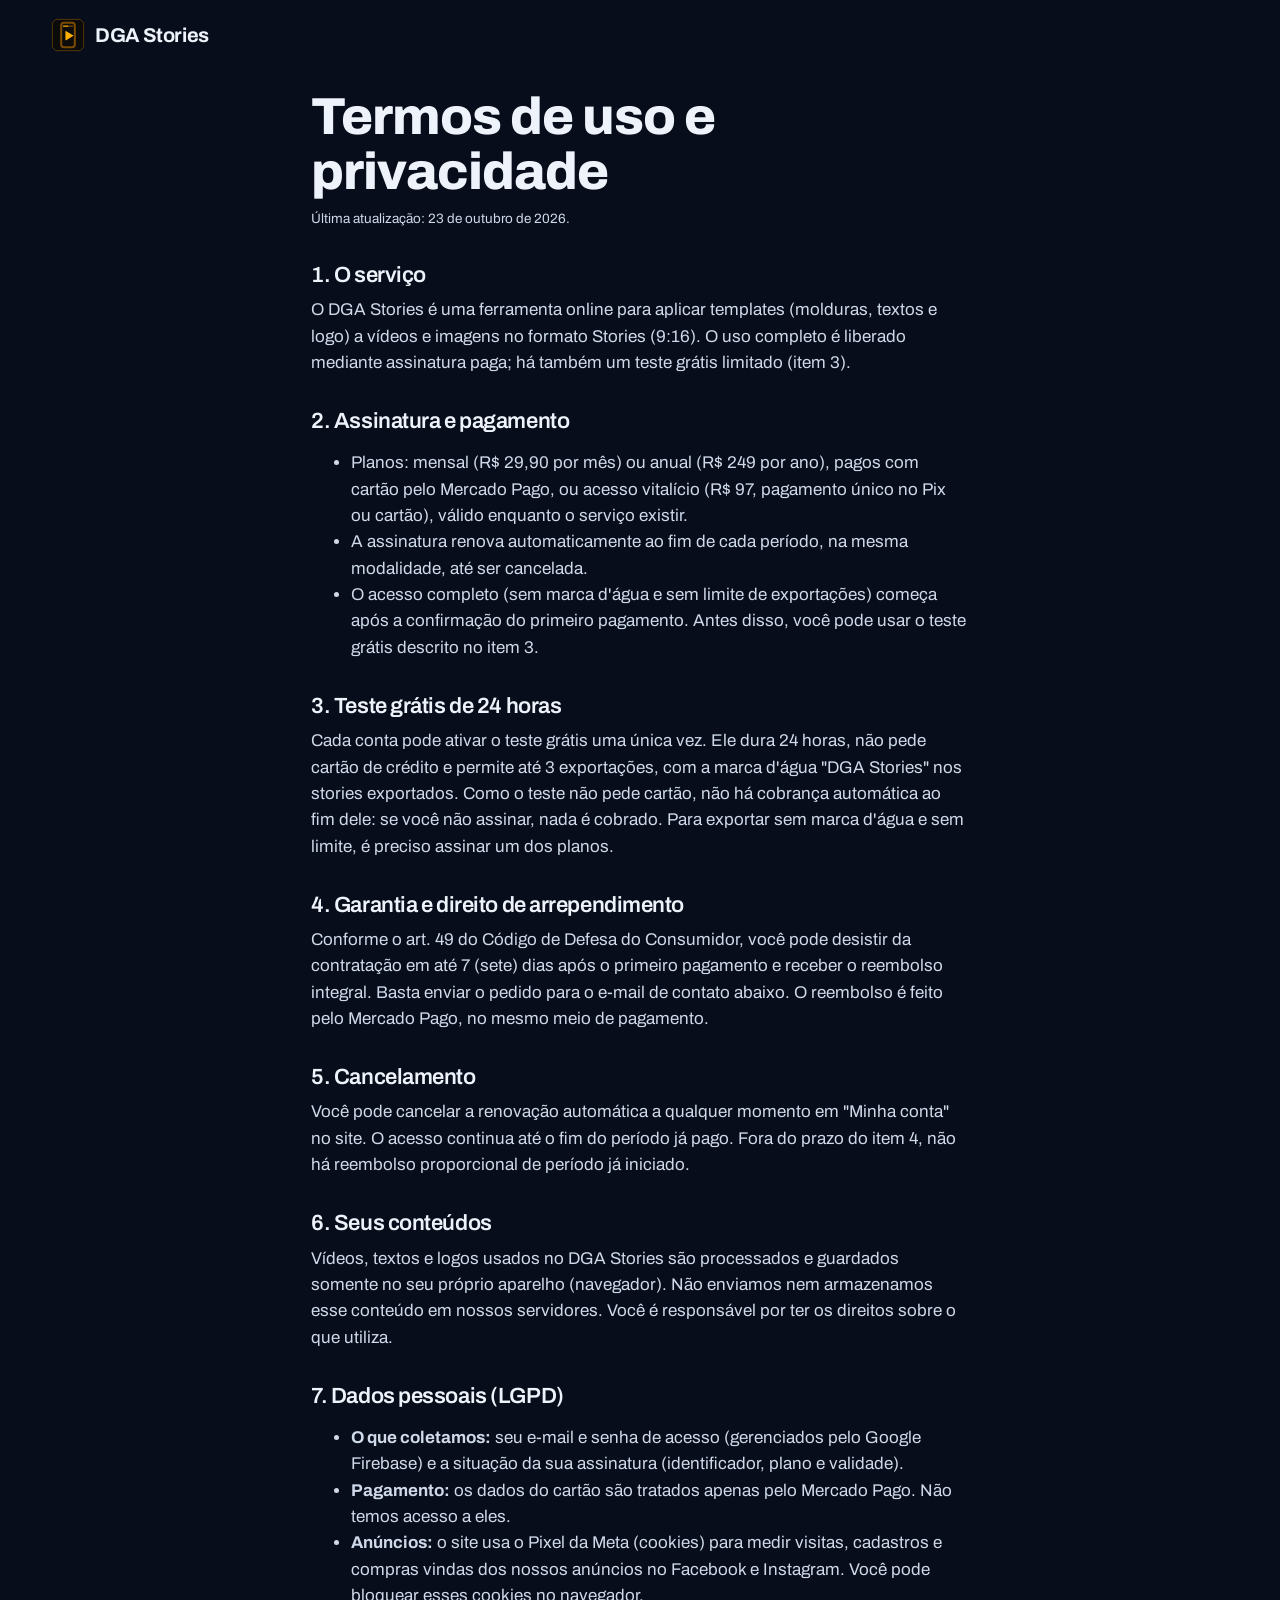
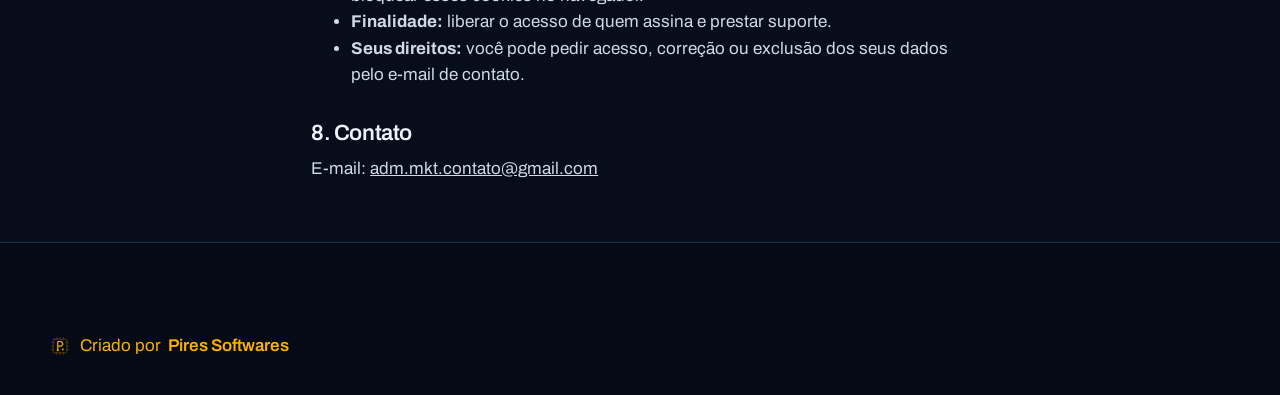
<file: termos.html>
<!DOCTYPE html>
<html lang="pt-BR">
<head>
<meta charset="UTF-8">
<meta name="viewport" content="width=device-width, initial-scale=1.0">
<title>Termos de uso e privacidade — DGA Stories</title>
<link rel="icon" href="app/icon.svg" type="image/svg+xml">
<link rel="preconnect" href="https://fonts.googleapis.com">
<link href="https://fonts.googleapis.com/css2?family=Archivo:wght@400;600;800&display=swap" rel="stylesheet">
<link rel="stylesheet" href="site.css">
</head>
<body class="termos">
<header class="top">
  <a class="logo" href="./"><img src="app/icon.svg" alt="" width="34" height="34"><b>DGA Stories</b></a>
</header>
<main class="doc">
  <h1>Termos de uso e privacidade</h1>
  <p class="fine">Última atualização: 23 de outubro de 2026.</p>

  <h2>1. O serviço</h2>
  <p>O DGA Stories é uma ferramenta online para aplicar templates (molduras, textos e logo) a vídeos e imagens no formato Stories (9:16). O uso completo é liberado mediante assinatura paga; há também um teste grátis limitado (item 3).</p>

  <h2>2. Assinatura e pagamento</h2>
  <ul>
    <li>Planos: mensal (R$ 29,90 por mês) ou anual (R$ 249 por ano), pagos com cartão pelo Mercado Pago, ou acesso vitalício (R$ 97, pagamento único no Pix ou cartão), válido enquanto o serviço existir.</li>
    <li>A assinatura renova automaticamente ao fim de cada período, na mesma modalidade, até ser cancelada.</li>
    <li>O acesso completo (sem marca d'água e sem limite de exportações) começa após a confirmação do primeiro pagamento. Antes disso, você pode usar o teste grátis descrito no item 3.</li>
  </ul>

  <h2>3. Teste grátis de 24 horas</h2>
  <p>Cada conta pode ativar o teste grátis uma única vez. Ele dura 24 horas, não pede cartão de crédito e permite até 3 exportações, com a marca d'água "DGA Stories" nos stories exportados. Como o teste não pede cartão, não há cobrança automática ao fim dele: se você não assinar, nada é cobrado. Para exportar sem marca d'água e sem limite, é preciso assinar um dos planos.</p>

  <h2>4. Garantia e direito de arrependimento</h2>
  <p>Conforme o art. 49 do Código de Defesa do Consumidor, você pode desistir da contratação em até 7 (sete) dias após o primeiro pagamento e receber o reembolso integral. Basta enviar o pedido para o e-mail de contato abaixo. O reembolso é feito pelo Mercado Pago, no mesmo meio de pagamento.</p>

  <h2>5. Cancelamento</h2>
  <p>Você pode cancelar a renovação automática a qualquer momento em "Minha conta" no site. O acesso continua até o fim do período já pago. Fora do prazo do item 4, não há reembolso proporcional de período já iniciado.</p>

  <h2>6. Seus conteúdos</h2>
  <p>Vídeos, textos e logos usados no DGA Stories são processados e guardados somente no seu próprio aparelho (navegador). Não enviamos nem armazenamos esse conteúdo em nossos servidores. Você é responsável por ter os direitos sobre o que utiliza.</p>

  <h2>7. Dados pessoais (LGPD)</h2>
  <ul>
    <li><b>O que coletamos:</b> seu e-mail e senha de acesso (gerenciados pelo Google Firebase) e a situação da sua assinatura (identificador, plano e validade).</li>
    <li><b>Pagamento:</b> os dados do cartão são tratados apenas pelo Mercado Pago. Não temos acesso a eles.</li>
    <li><b>Anúncios:</b> o site usa o Pixel da Meta (cookies) para medir visitas, cadastros e compras vindas dos nossos anúncios no Facebook e Instagram. Você pode bloquear esses cookies no navegador.</li>
    <li><b>Finalidade:</b> liberar o acesso de quem assina e prestar suporte.</li>
    <li><b>Seus direitos:</b> você pode pedir acesso, correção ou exclusão dos seus dados pelo e-mail de contato.</li>
  </ul>

  <h2>8. Contato</h2>
  <p>E-mail: <a href="mailto:adm.mkt.contato@gmail.com">adm.mkt.contato@gmail.com</a></p>
</main>
<footer class="foot">
  <span class="madeby" style="color:#FFB000"><svg viewBox="0 0 100 100" width="18" height="18" aria-hidden="true" style="vertical-align:-2px;margin-right:4px"><g stroke="#7A4B00" stroke-width="4" stroke-linecap="round" fill="none"><path d="M30 4V12M30 88V96M4 30H12M88 30H96M50 4V12M50 88V96M4 50H12M88 50H96M70 4V12M70 88V96M4 70H12M88 70H96"/><rect x="12" y="12" width="76" height="76" rx="8"/></g><g transform="translate(13 12) scale(.72)"><path d="M34 86V18H60L72 30V42L60 54H34" fill="none" stroke="#FFB000" stroke-width="9" stroke-linejoin="round" stroke-linecap="round"/><circle cx="34" cy="86" r="8" fill="#FFB000"/></g><rect x="62" y="64" width="8" height="10" fill="#FFB000"/></svg>Criado por <b style="color:#FFB000">Pires Softwares</b></span>
</footer>
</body>
</html>
</file>
<file: site.css>
:root{
  --bg:#070d1a;
  --night:#050a14;
  --panel:#0d1628;
  --stage:#0d1a33;
  --card:#132038;
  --line:#1f2e4a;
  --text:#eef3fb;
  --muted:#9aa8c0;
  --accent:#0a6fd6;
  --accent-press:#085cb3;
  --accent-text:#5aa9ff;
  --ease:cubic-bezier(.2,.8,.2,1);
  --m:clamp(16px,4vw,56px);
}
*{box-sizing:border-box;}
html{scroll-behavior:smooth;}
body{margin:0;background:var(--bg);color:var(--text);font:400 17px/1.55 'Archivo',system-ui,sans-serif;-webkit-font-smoothing:antialiased;overflow-x:hidden;}
img{display:block;max-width:100%;height:auto;}
a{color:inherit;}
h1,h2,h3,p{margin:0;}
h1,h2,h3{line-height:1.05;letter-spacing:-.02em;}
[hidden]{display:none !important;}
:focus-visible{outline:3px solid var(--accent-text);outline-offset:3px;}
::selection{background:var(--accent);color:#fff;}
section{padding:clamp(56px,9vw,120px) var(--m);}
section>h2,.col>h2{font-size:clamp(30px,5vw,56px);font-weight:600;margin-bottom:32px;max-width:18em;}
.eyebrow{color:var(--accent-text);font-weight:600;font-size:13px;letter-spacing:.08em;text-transform:uppercase;margin-bottom:14px;}
.fine{font-size:13.5px;color:var(--muted);}
.fine a{color:var(--accent-text);}
.center{text-align:center;margin-top:24px;}
.sub{color:var(--muted);margin:-14px 0 28px;max-width:40em;}

/* botões: pílula chapada */
.btn{
  display:inline-flex;align-items:center;justify-content:center;min-height:48px;padding:0 26px;border-radius:999px;
  border:1px solid transparent;background:var(--accent);color:#fff;font:600 16px 'Archivo',sans-serif;text-decoration:none;cursor:pointer;
  transition:background .2s,transform .15s var(--ease);text-align:center;
}
.btn:hover{background:var(--accent-press);}
.btn:active{transform:scale(.97);}
.btn:disabled{opacity:.5;cursor:wait;}
.btn.ghost{background:none;border-color:#3a5078;color:var(--text);}
.btn.ghost:hover{background:var(--card);}
.btn.sm{min-height:40px;padding:0 18px;font-size:14.5px;}
.btn.big{min-height:60px;padding:0 34px;font-size:clamp(17px,2.2vw,22px);background:#fff;color:#04336b;box-shadow:0 0 0 0 rgba(90,169,255,.7);animation:halo 2.4s ease-out infinite;}
.btn.big:hover{background:#dcecff;}
.link{background:none;border:none;padding:0;color:var(--muted);text-decoration:underline;cursor:pointer;font:inherit;font-size:14px;}
@keyframes halo{0%{box-shadow:0 0 0 0 rgba(90,169,255,.65);}70%,100%{box-shadow:0 0 0 18px rgba(90,169,255,0);}}

/* topo */
.top{position:absolute;inset:0 0 auto 0;z-index:5;display:flex;align-items:center;justify-content:space-between;gap:16px;padding:18px var(--m);}
.logo{display:flex;align-items:center;gap:10px;text-decoration:none;font-size:20px;letter-spacing:-.02em;}
nav{display:flex;align-items:center;gap:24px;font-size:15px;}
nav a{text-decoration:none;color:#c6d3e8;}
nav a:hover{color:#fff;}

/* hero */
.hero{position:relative;overflow:hidden;min-height:100svh;display:grid;grid-template-columns:minmax(0,1.1fr) minmax(0,1fr);align-items:center;gap:32px;padding:120px var(--m) 190px;
  background:radial-gradient(900px 500px at 85% 20%,rgba(10,111,214,.35),transparent 70%),var(--night);}
.hero h1{font-size:clamp(38px,6vw,76px);font-weight:800;}
.hero h1 span{color:var(--accent-text);}
.lead{font-size:clamp(17px,1.6vw,20px);color:#c7d2e4;margin:22px 0 28px;max-width:32em;}
.trial-card{position:relative;max-width:560px;background:linear-gradient(160deg,#0a6fd6,#0847a0);border-radius:28px;padding:30px 28px 24px;display:grid;gap:18px;justify-items:start;box-shadow:0 30px 70px -30px rgba(10,111,214,.8);}
.trial-tag{position:absolute;top:-14px;left:24px;background:#fff;color:#04336b;font-weight:800;font-size:13px;letter-spacing:.06em;text-transform:uppercase;border-radius:999px;padding:5px 14px;}
.rules{list-style:none;margin:0;padding:0;display:grid;grid-template-columns:1fr 1fr;gap:8px 18px;font-size:15px;color:#dcebff;}
.rules li{padding-left:22px;position:relative;}
.rules li::before{content:"";position:absolute;left:0;top:.5em;width:12px;height:7px;border-left:2.5px solid #fff;border-bottom:2.5px solid #fff;transform:rotate(-45deg) translateY(-3px);}
.rules b{color:#fff;}
.trial-card .fine{color:#cfe3ff;}
.trial-card .fine a{color:#fff;}
.hero-art{position:relative;height:min(520px,60vw);}
.hero-art img{position:absolute;width:42%;border-radius:20px;aspect-ratio:9/16;object-fit:cover;box-shadow:0 30px 60px -25px rgba(0,0,0,.9),0 0 0 1px rgba(255,255,255,.08);animation:float 7s ease-in-out infinite;}
.hero-art img:nth-child(1){left:0;top:12%;--r:-6deg;transform:rotate(-6deg);}
.hero-art img:nth-child(2){left:29%;top:0;z-index:2;--r:0deg;animation-delay:-2s;}
.hero-art img:nth-child(3){left:58%;top:12%;--r:6deg;transform:rotate(6deg);animation-delay:-4s;}
@keyframes float{50%{transform:translateY(-14px) rotate(var(--r));}}
.mark{position:absolute;left:var(--m);bottom:-.14em;font-size:clamp(70px,17vw,300px);font-weight:800;letter-spacing:-.05em;line-height:.8;white-space:nowrap;color:transparent;-webkit-text-stroke:2px rgba(90,169,255,.35);pointer-events:none;user-select:none;}

/* faixa que rola */
.marquee{overflow:hidden;background:var(--accent);color:#fff;font-weight:800;font-size:clamp(18px,3vw,30px);letter-spacing:-.01em;text-transform:uppercase;white-space:nowrap;padding:14px 0;}
.marquee div{display:inline-flex;animation:roll 28s linear infinite;}
.marquee span{padding-right:.4em;}
@keyframes roll{to{transform:translateX(-50%);}}

/* três gestos: palco fixo + passos */
.split{display:grid;grid-template-columns:minmax(0,.9fr) minmax(0,1.1fr);gap:var(--m);background:var(--bg);}
.stage{position:sticky;top:0;height:100svh;display:grid;place-items:center;margin-top:calc(-1*clamp(56px,9vw,120px));}
.phone-big{width:min(300px,28vw);aspect-ratio:9/16;border-radius:34px;padding:8px;background:#1b2740;box-shadow:0 40px 80px -30px rgba(0,0,0,.9),0 0 0 1px rgba(255,255,255,.1);}
.phone-big img{width:100%;height:100%;object-fit:cover;border-radius:27px;}
.step{min-height:70svh;display:grid;align-content:center;gap:14px;max-width:34rem;opacity:.35;transition:opacity .3s;}
.step.active{opacity:1;}
.say{font-size:clamp(28px,4vw,46px);font-weight:600;line-height:1.1;letter-spacing:-.02em;}
.step.active .say{color:var(--accent-text);}
.step p:not(.say){color:#c7d2e4;}
.phone-only{display:none;}
.invite{display:flex;flex-wrap:wrap;align-items:center;gap:12px 18px;margin-top:40px;color:var(--muted);font-size:14.5px;}

/* vitrine */
.vitrine{background:var(--night);padding-left:0;padding-right:0;overflow:hidden;}
.giant{font-size:clamp(70px,22vw,360px);font-weight:800;letter-spacing:-.05em;line-height:.8;margin:0 0 28px var(--m);color:var(--text);white-space:nowrap;}
.vitrine .intro{margin:0 var(--m) 36px;color:var(--muted);max-width:40em;}
.reel{display:flex;gap:18px;overflow-x:auto;scroll-snap-type:x mandatory;padding:6px var(--m) 28px;scrollbar-color:var(--accent) var(--panel);}
.tpl{flex:none;width:clamp(190px,22vw,270px);margin:0;scroll-snap-align:start;}
.tpl img{width:100%;aspect-ratio:9/16;object-fit:cover;border-radius:20px;background:var(--panel);box-shadow:0 0 0 1px rgba(255,255,255,.07);transition:transform .3s var(--ease);}
.tpl:hover img{transform:translateY(-8px) rotate(-1.5deg);}
.tpl figcaption{margin-top:12px;font-weight:600;font-size:16px;}
.vitrine .invite{margin:20px var(--m) 0;}

/* recursos */
.flist{list-style:none;margin:0;padding:0;border-top:1px solid var(--line);}
.flist li{display:grid;grid-template-columns:minmax(0,1fr) minmax(0,1.2fr);gap:8px 32px;padding:24px 0;border-bottom:1px solid var(--line);transition:padding .25s var(--ease),color .2s;}
.flist li:hover{padding-left:16px;}
.flist b{font-size:clamp(22px,3vw,34px);font-weight:600;letter-spacing:-.02em;}
.flist span{color:var(--muted);align-self:center;}

/* planos */
.plans-sec{background:var(--night);}
.plans{display:grid;grid-template-columns:repeat(4,minmax(0,1fr));gap:20px;max-width:1240px;margin:0 auto;}
@media (max-width:1180px){.plans{grid-template-columns:repeat(2,minmax(0,1fr));max-width:860px;}}
.plan{position:relative;background:var(--panel);border:1px solid var(--line);border-radius:24px;padding:30px 26px;display:flex;flex-direction:column;align-items:flex-start;}
.plan.trial{background:linear-gradient(160deg,#0a6fd6,#0847a0);border-color:transparent;}
.plan.trial p{color:#dcebff;}
.plan.trial .btn{background:#fff;color:#04336b;}
.plan.featured{border-color:var(--accent-text);box-shadow:0 0 0 1px var(--accent-text);}
.plan h3{font-size:22px;font-weight:600;}
.plan .price{font-size:40px;font-weight:800;margin:10px 0 4px;letter-spacing:-.03em;}
.plan .price small{font-size:16px;color:var(--muted);font-weight:400;}
.plan p{color:var(--muted);font-size:15px;margin-bottom:22px;}
.plan .price{color:var(--text);}
.plan .btn{margin-top:auto;}
.badge{position:absolute;top:-13px;right:20px;background:#fff;color:#04336b;font-size:12.5px;font-weight:800;border-radius:999px;padding:4px 12px;}
.plan.featured .badge{background:var(--accent-text);}
.plan.trial .price{color:#fff;}
.plans-sec .center{max-width:1080px;margin-left:auto;margin-right:auto;}

/* conta */
.card{max-width:520px;margin:0 auto;background:var(--panel);border:1px solid var(--line);border-radius:24px;padding:28px;}
#conta>h2{text-align:center;margin-left:auto;margin-right:auto;}
.card p{margin:0 0 16px;}
.card label{display:block;font-size:14px;color:var(--muted);margin-bottom:14px;}
.card input[type=email],.card input[type=password],.card input[type=text]{display:block;width:100%;margin-top:6px;background:var(--card);border:1px solid var(--line);border-radius:12px;color:var(--text);font:inherit;font-size:16px;padding:12px 14px;outline:none;}
.card input:focus-visible{border-color:var(--accent-text);box-shadow:0 0 0 3px rgba(90,169,255,.35);}
.row{display:flex;gap:10px;flex-wrap:wrap;margin:6px 0 14px;}
.who{font-size:14px;}
.status{background:var(--card);border-radius:14px;padding:14px 16px;font-size:15px;}
.status.ok{background:rgba(52,199,89,.12);color:#8fe3a8;}
#ativoBox,#assinarBox{display:flex;flex-direction:column;align-items:flex-start;gap:14px;}
#assinarBox label{width:100%;}
.choose{border:none;padding:0;margin:0;width:100%;}
.choose legend{font-size:14px;color:var(--muted);margin-bottom:8px;}
.choose label{display:flex;align-items:center;gap:10px;background:var(--card);border:1px solid var(--line);border-radius:14px;padding:12px 14px;margin-bottom:8px;color:var(--text);cursor:pointer;}
.choose label:has(input:checked){border-color:var(--accent-text);}
.choose input{accent-color:var(--accent);width:18px;height:18px;margin:0;}
.choose em{font-style:normal;color:var(--accent-text);font-size:12.5px;margin-left:6px;}
.card details{margin-top:20px;border-top:1px solid var(--line);padding-top:14px;}
summary{cursor:pointer;font-weight:600;}
details p{color:var(--muted);margin:10px 0 0;}
.msg{margin:16px 0 0 !important;font-size:14.5px;color:#9cc8ff;}
.msg:empty{display:none;}

/* dúvidas */
.faq{display:grid;grid-template-columns:minmax(0,1fr) minmax(0,2fr);gap:24px var(--m);}
.faq>h2{margin-bottom:0;}
.answers details{border-top:1px solid var(--line);padding:18px 0;}
.answers summary{font-size:19px;list-style:none;display:flex;justify-content:space-between;gap:16px;}
.answers summary::-webkit-details-marker{display:none;}
.answers summary::after{content:"+";font-size:24px;line-height:1;transition:transform .25s var(--ease);}
.answers details[open] summary::after{transform:rotate(45deg);}

/* chamada final */
.final{display:grid;justify-items:start;gap:22px;padding-top:clamp(80px,14vw,200px);padding-bottom:clamp(80px,14vw,200px);background:radial-gradient(700px 400px at 20% 100%,rgba(10,111,214,.4),transparent 70%),var(--night);}
.final p{font-size:clamp(32px,6vw,80px);font-weight:800;letter-spacing:-.03em;line-height:1;max-width:14em;}

/* diálogo do teste */
dialog{max-width:min(460px,calc(100vw - 32px));border:1px solid #3a5078;border-radius:24px;background:var(--panel);color:var(--text);padding:28px;}
dialog::backdrop{background:rgba(2,6,14,.75);}
dialog h2{font-size:26px;font-weight:600;margin-bottom:12px;}
dialog p{color:#c7d2e4;margin-bottom:20px;}
.dlg-actions{display:flex;flex-wrap:wrap;gap:10px;margin-bottom:14px;}

/* rodapé */
.foot{background:var(--night);border-top:1px solid var(--line);padding:clamp(48px,7vw,96px) var(--m) 32px;}
.small-mark{font-size:22px;font-weight:800;letter-spacing:-.03em;margin-bottom:24px;}
.foot-menu ul{list-style:none;padding:0;margin:0 0 36px;display:grid;gap:8px;}
.foot-menu ul a{font-size:clamp(26px,4vw,48px);font-weight:600;letter-spacing:-.02em;text-decoration:none;display:inline-block;transition:transform .2s var(--ease),color .2s;}
.foot-menu ul:hover a{color:#5d6d89;}
.foot-menu ul a:hover{color:#fff;transform:translateX(12px);}
.foot-info{display:flex;flex-wrap:wrap;gap:12px 28px;font-size:14.5px;color:var(--muted);align-items:center;}
.foot-info a{color:var(--text);}
.madeby{display:inline-flex;align-items:center;gap:7px;}
.madeby img{background:#fff;border-radius:6px;padding:3px;width:24px;height:26px;object-fit:contain;}
.madeby b{color:var(--text);font-weight:600;}
.sec>h2{max-width:none;}

/* termos */
.doc{max-width:760px;margin:0 auto;padding:110px var(--m) 60px;}
.doc h1{font-size:clamp(32px,5vw,52px);font-weight:800;margin-bottom:10px;}
.doc h2{font-size:22px;margin:34px 0 10px;font-weight:600;}
.doc p,.doc li{color:#cfd9ea;}
.doc .top{position:static;padding-left:0;padding-right:0;}
.doc.wrap-top{padding-top:30px;}
.tour{padding:0;}
body.termos .top{position:relative;}

/* revelar ao rolar (só com JS) */
@media (max-width:900px){
  nav a{display:none;}
  .hero{grid-template-columns:1fr;padding-top:100px;padding-bottom:140px;}
  .hero-art{height:min(420px,95vw);}
  .rules{grid-template-columns:1fr;}
  .split{grid-template-columns:1fr;}
  .stage{display:none;}
  .step{min-height:0;opacity:1;padding:24px 0 36px;}
  .step.active .say{color:inherit;}
  .phone-only{display:block;width:150px;border-radius:18px;margin-top:10px;}
  .flist li{grid-template-columns:1fr;}
  .plans{grid-template-columns:minmax(0,420px);justify-content:center;}
  .faq{grid-template-columns:1fr;}
}
@media (max-width:420px){
  .btn.big{padding:0 20px;width:100%;}
  .trial-card{padding:28px 20px 22px;}
  .hero h1{font-size:36px;}
}
@media (prefers-reduced-motion:reduce){
  html{scroll-behavior:auto;}
  *,*::before,*::after{animation:none !important;transition:none !important;}
  .reel{scroll-behavior:auto;}
}

/* Como assinar */
.timeline{list-style:none;padding:0;margin:0 auto;max-width:720px;position:relative;}
.timeline::before{content:"";position:absolute;left:23px;top:24px;bottom:24px;width:2px;background:linear-gradient(var(--accent),var(--line));}
.timeline li{position:relative;display:flex;gap:18px;padding-bottom:26px;}
.timeline li:last-child{padding-bottom:0;}
.t-ico{flex:none;display:grid;place-items:center;width:48px;height:48px;border-radius:50%;background:var(--panel);border:2px solid var(--accent);z-index:1;}
.t-ico.ok{background:var(--accent);}
.t-ico svg,.install svg{width:22px;height:22px;fill:none;stroke:currentColor;stroke-width:2;stroke-linecap:round;stroke-linejoin:round;}
.timeline b{display:block;font-family:'Archivo',sans-serif;font-size:17px;margin:10px 0 4px;}
.timeline p{margin:0;color:var(--muted);font-size:15px;}
.timeline em,.install em,.tip em{font-style:normal;color:var(--text);font-weight:600;}
.tip{max-width:720px;margin:30px auto 0;background:var(--panel);border:1px solid var(--line);border-left:3px solid var(--accent);border-radius:12px;padding:14px 18px;font-size:14.5px;color:var(--muted);}
.tip b{color:var(--text);}

/* Instalar */
.tabs{display:inline-flex;background:var(--panel);border:1px solid var(--line);border-radius:999px;padding:4px;margin-bottom:28px;}
.tabs button{border:none;background:none;color:var(--muted);font:600 15px 'Archivo',sans-serif;padding:10px 26px;border-radius:999px;cursor:pointer;min-height:44px;}
.tabs button[aria-selected=true]{background:var(--accent);color:#fff;}
.install{display:grid;grid-template-columns:repeat(4,1fr);gap:20px;animation:fadeUp .4s ease;}
@keyframes fadeUp{from{opacity:0;transform:translateY(10px);}to{opacity:1;transform:none;}}
.i-step b{display:block;font-family:'Archivo',sans-serif;font-size:16px;margin:16px 0 4px;}
.i-step p{margin:0;color:var(--muted);font-size:14.5px;}
.i-step strong{color:var(--text);}
.app-link{color:var(--accent-text);}

.phone{aspect-ratio:9/17;max-width:190px;margin:0 auto;border-radius:30px;padding:9px;background:#2a2a31;box-shadow:0 24px 50px -24px rgba(0,0,0,.9),inset 0 0 0 1px rgba(255,255,255,.08);}
.scr{position:relative;height:100%;border-radius:22px;background:#f4f4f6;color:#1c1c20;overflow:hidden;font-size:10.5px;display:flex;flex-direction:column;}
.scr svg{width:16px;height:16px;flex:none;}
.url{margin:22px 10px 0;background:#e3e3e8;border-radius:9px;padding:6px 8px;white-space:nowrap;overflow:hidden;text-overflow:ellipsis;color:#555;}
.url-row{display:flex;align-items:center;gap:4px;margin:22px 6px 0 0;}
.url-row .url{margin:0 0 0 10px;flex:1;}
.ghost-lines{padding:16px 12px;display:grid;gap:9px;}
.ghost-lines i{display:block;height:9px;border-radius:5px;background:#dcdce2;}
.ghost-lines i:nth-child(1){height:70px;}
.ghost-lines i:nth-child(3){width:60%;}
.bar{margin-top:auto;display:flex;justify-content:space-around;align-items:center;padding:8px 6px 14px;background:#e9e9ee;}
.bar span{width:14px;height:4px;border-radius:2px;background:#c3c3cb;}
.bar span.dot{width:auto;height:auto;background:none;}
.dot{display:grid;place-items:center;width:28px;height:28px;border-radius:50%;color:#0a84ff;}
.sheet,.menu{margin-top:auto;background:#fff;border-radius:16px 16px 0 0;padding:10px 8px 16px;box-shadow:0 -6px 20px rgba(0,0,0,.08);}
.menu{margin:22px 8px 0 auto;width:78%;border-radius:12px;padding:6px;}
.row-item{display:flex;align-items:center;gap:8px;padding:9px 8px;border-radius:9px;}
.row-item + .row-item{border-top:1px solid #eee;}
.top-bar{display:flex;justify-content:space-between;align-items:center;padding:24px 10px 10px;color:#0a84ff;}
.pill{border-radius:999px;padding:4px 10px;font-weight:600;}
.preview{margin:16px 12px;background:#fff;border-radius:12px;padding:12px;display:flex;align-items:center;gap:10px;font-weight:600;}
.preview img,.dialog img{width:34px;height:34px;border-radius:9px;}
.dialog{margin:auto 12px;background:#fff;border-radius:16px;padding:16px 12px 12px;display:grid;justify-items:center;gap:3px;box-shadow:0 10px 30px rgba(0,0,0,.18);}
.dialog b{font-size:12px;}
.dialog > span{color:#777;}
.dialog div{display:flex;gap:10px;margin-top:10px;color:#1a73e8;align-items:center;}
.home{display:grid;grid-template-columns:repeat(4,1fr);align-content:start;gap:14px 10px;padding:30px 12px;background:linear-gradient(160deg,#3d8bff,#002b68);}
.home i{aspect-ratio:1;border-radius:10px;background:rgba(255,255,255,.35);}
.hl-app{width:100%;border-radius:10px;animation:pop 1.8s ease-in-out infinite;box-shadow:0 0 0 3px #fff;}

/* destaque animado do toque */
.hl{position:relative;outline:2px solid var(--accent);outline-offset:1px;animation:pulse 1.8s ease-in-out infinite;}
.dot.hl{outline-offset:-2px;}
@keyframes pulse{0%,100%{box-shadow:0 0 0 0 rgba(10,111,214,.6);}60%{box-shadow:0 0 0 9px rgba(10,111,214,0);}}
@keyframes pop{0%,100%{transform:scale(1);}50%{transform:scale(1.12);}}
@media (prefers-reduced-motion:reduce){.hl,.hl-app,.install{animation:none;}}

@media (max-width:820px){
  .install{grid-template-columns:repeat(2,1fr);gap:28px 14px;}
  .phone{max-width:150px;}
}
@media (max-width:420px){
  .tabs{display:flex;}
  .tabs button{flex:1;}
}
body.termos .doc{padding-top:20px;}
.reel{scroll-padding-left:var(--m);}
</file>
